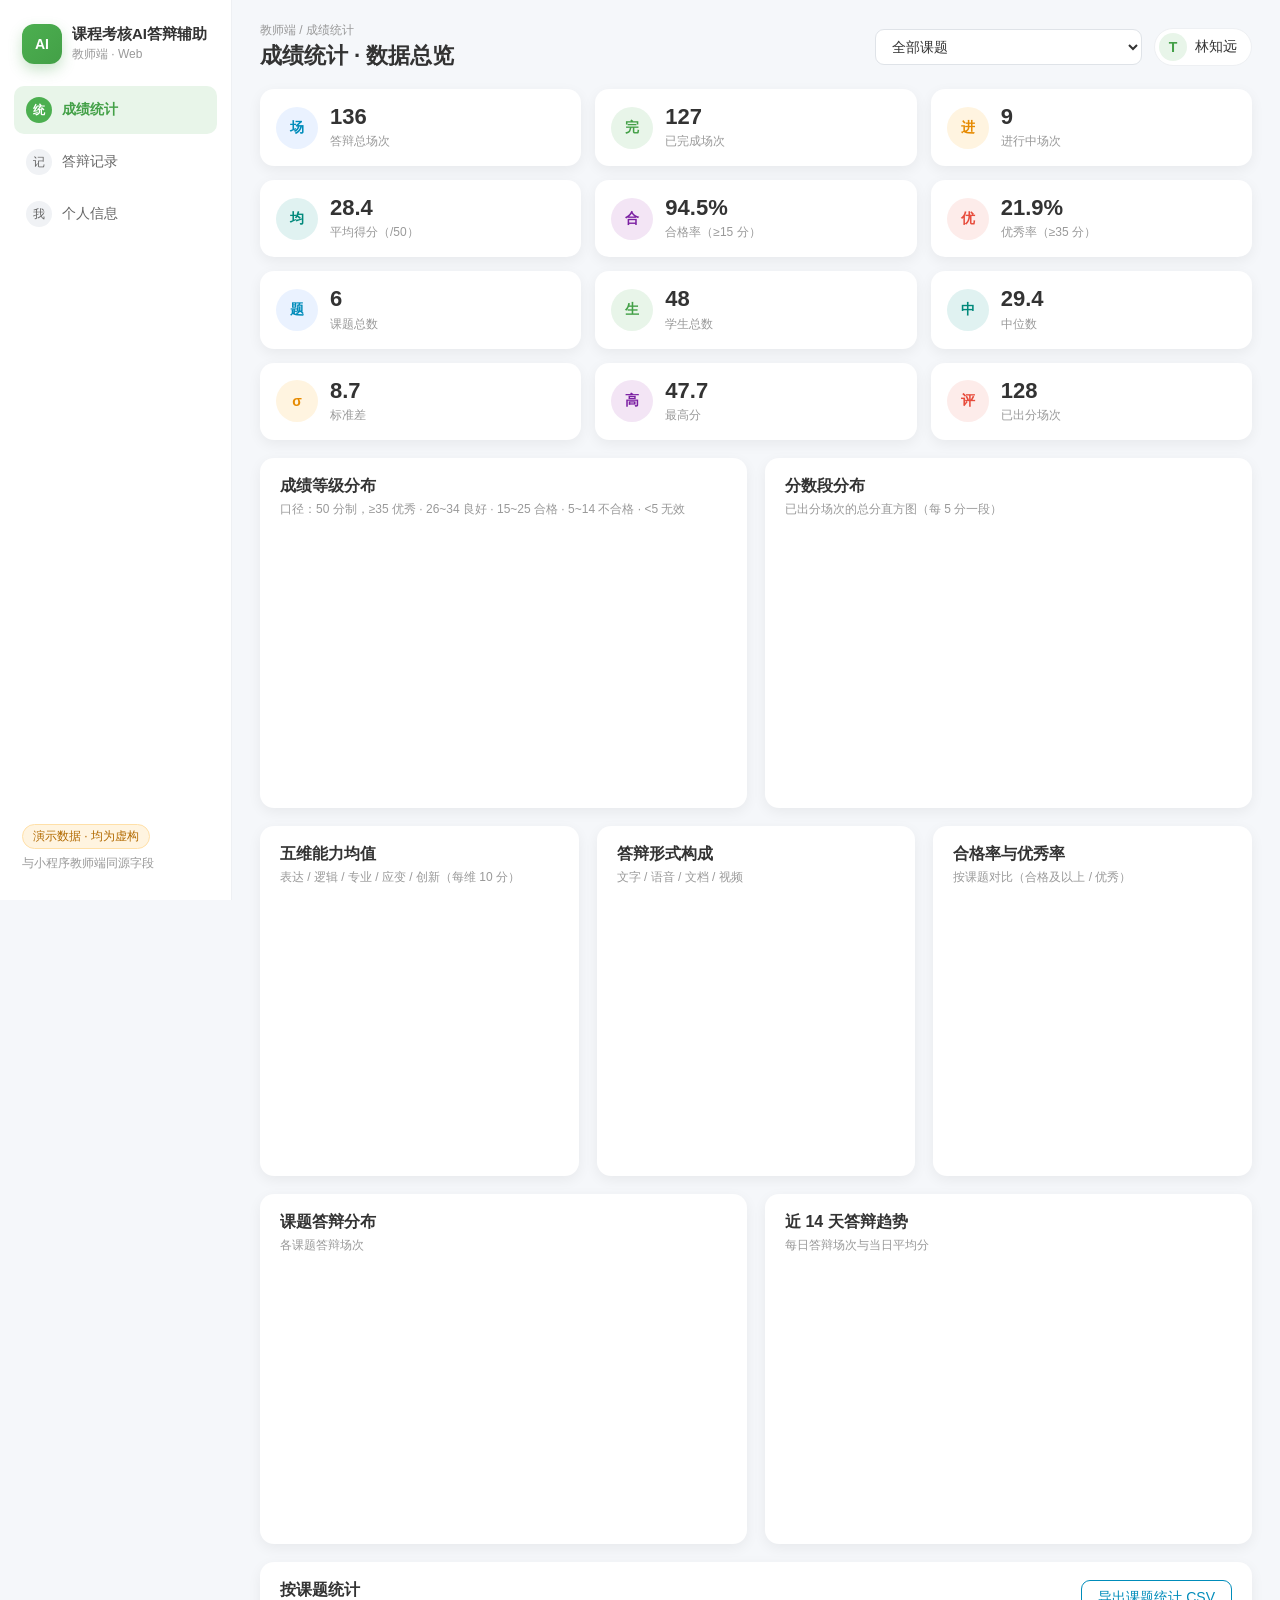
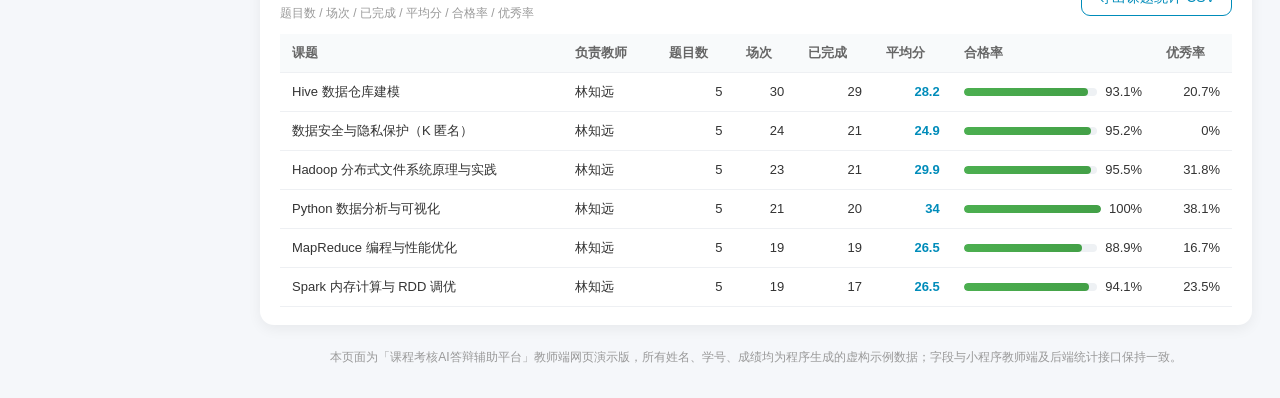
<file: teacher-web/index.html>
<!DOCTYPE html>
<html lang="zh-CN">
<head>
  <meta charset="UTF-8" />
  <meta name="viewport" content="width=device-width, initial-scale=1" />
  <title>课程考核AI答辩辅助 · 教师端（网页演示）</title>
  <link rel="stylesheet" href="styles.css" />
</head>
<body>
  <div class="layout">
    <aside class="sidebar">
      <div class="brand">
        <div class="brand-logo">AI</div>
        <div class="brand-text">
          <div class="brand-title">课程考核AI答辩辅助</div>
          <div class="brand-sub">教师端 · Web</div>
        </div>
      </div>
      <nav class="menu">
        <a class="menu-item" data-route="stats" href="#stats"><span class="mi">统</span><span class="mt">成绩统计</span></a>
        <a class="menu-item" data-route="records" href="#records"><span class="mi">记</span><span class="mt">答辩记录</span></a>
        <a class="menu-item" data-route="profile" href="#profile"><span class="mi">我</span><span class="mt">个人信息</span></a>
      </nav>
      <div class="sidebar-foot">
        <div class="demo-badge">演示数据 · 均为虚构</div>
        <div class="muted">与小程序教师端同源字段</div>
      </div>
    </aside>

    <main class="main">
      <header class="topbar">
        <div>
          <div class="crumb" id="crumb">成绩统计</div>
          <div class="page-title" id="pageTitle">成绩统计 · 数据总览</div>
        </div>
        <div class="topbar-right">
          <select id="topicFilter" class="select" aria-label="按课题筛选"></select>
          <div class="user-chip"><div class="avatar-sm">T</div><span id="chipName"></span></div>
        </div>
      </header>

      <!-- ================= 成绩统计 ================= -->
      <section class="view" id="view-stats">
        <div class="stat-grid" id="statGrid"></div>

        <div class="grid-2">
          <div class="card">
            <div class="card-head"><div class="card-title">成绩等级分布</div><div class="card-sub">口径：50 分制，≥35 优秀 · 26~34 良好 · 15~25 合格 · 5~14 不合格 · &lt;5 无效</div></div>
            <div class="chart-box"><canvas id="chartGrade"></canvas></div>
          </div>
          <div class="card">
            <div class="card-head"><div class="card-title">分数段分布</div><div class="card-sub">已出分场次的总分直方图（每 5 分一段）</div></div>
            <div class="chart-box"><canvas id="chartHist"></canvas></div>
          </div>
        </div>

        <div class="grid-3">
          <div class="card">
            <div class="card-head"><div class="card-title">五维能力均值</div><div class="card-sub">表达 / 逻辑 / 专业 / 应变 / 创新（每维 10 分）</div></div>
            <div class="chart-box"><canvas id="chartRadar"></canvas></div>
          </div>
          <div class="card">
            <div class="card-head"><div class="card-title">答辩形式构成</div><div class="card-sub">文字 / 语音 / 文档 / 视频</div></div>
            <div class="chart-box"><canvas id="chartMode"></canvas></div>
          </div>
          <div class="card">
            <div class="card-head"><div class="card-title">合格率与优秀率</div><div class="card-sub">按课题对比（合格及以上 / 优秀）</div></div>
            <div class="chart-box"><canvas id="chartPass"></canvas></div>
          </div>
        </div>

        <div class="grid-2">
          <div class="card">
            <div class="card-head"><div class="card-title">课题答辩分布</div><div class="card-sub">各课题答辩场次</div></div>
            <div class="chart-box"><canvas id="chartTopic"></canvas></div>
          </div>
          <div class="card">
            <div class="card-head"><div class="card-title">近 14 天答辩趋势</div><div class="card-sub">每日答辩场次与当日平均分</div></div>
            <div class="chart-box"><canvas id="chartTrend"></canvas></div>
          </div>
        </div>

        <div class="card">
          <div class="card-head row">
            <div><div class="card-title">按课题统计</div><div class="card-sub">题目数 / 场次 / 已完成 / 平均分 / 合格率 / 优秀率</div></div>
            <button class="btn outline" id="btnExportTopic">导出课题统计 CSV</button>
          </div>
          <div class="table-wrap"><table class="table" id="topicTable"></table></div>
        </div>
      </section>

      <!-- ================= 答辩记录 ================= -->
      <section class="view" id="view-records">
        <div class="card">
          <div class="card-head row">
            <div><div class="card-title">学生答辩记录</div><div class="card-sub">与小程序「答辩记录」列表同口径：主分数 / 报告评析 / 视频 / 语音 / 材料裁定标签</div></div>
            <div class="search">
              <input id="qName" class="input" placeholder="学生姓名" />
              <input id="qNo" class="input" placeholder="学号" />
              <button class="btn outline" id="btnClear">清空</button>
              <button class="btn primary" id="btnExport">导出答辩成绩 CSV</button>
            </div>
          </div>
          <div class="table-wrap"><table class="table" id="recordTable"></table></div>
        </div>
      </section>

      <!-- ================= 个人信息 ================= -->
      <section class="view" id="view-profile">
        <div class="profile-grid">
          <div class="col">
            <div class="welcome-card">
              <div class="avatar-lg">T</div>
              <div>
                <div class="welcome-title" id="welcomeName"></div>
                <div class="welcome-sub">管理答辩题目并查看学生表现</div>
              </div>
            </div>

            <div class="card">
              <div class="card-head row">
                <div class="card-title">个人信息</div>
                <span class="tag" id="editState">只读</span>
              </div>
              <form id="profileForm" class="form" autocomplete="off">
                <label class="form-item"><span class="label">姓名</span><input class="input" name="name" disabled /></label>
                <label class="form-item"><span class="label">教师编号</span><input class="input" name="userNumber" disabled /></label>
                <label class="form-item"><span class="label">手机号码</span><input class="input" name="phone" disabled /></label>
                <label class="form-item"><span class="label">邮箱</span><input class="input" name="email" disabled /></label>
                <div class="form-actions">
                  <button type="button" class="btn primary block" id="btnEdit">修改个人信息</button>
                  <button type="button" class="btn outline block hidden" id="btnCancel">取消</button>
                </div>
              </form>
            </div>
            <div class="card">
              <div class="card-title">我负责的答辩题目</div>
              <div id="myTopics" class="topic-list"></div>
            </div>
          </div>

          <div class="col">
            <div class="stat-grid two" id="profileStats"></div>
            <div class="card">
              <div class="card-title">功能入口</div>
              <div class="cells">
                <a class="cell" href="#stats"><span>数据总览</span><span class="arrow">›</span></a>
                <a class="cell" href="#" id="cellExport"><span>导出答辩成绩</span><span class="arrow">›</span></a>
                <a class="cell" href="#" id="cellExportTopic"><span>导出课题统计</span><span class="arrow">›</span></a>
                <a class="cell" href="#" id="cellFeedback"><span>反馈管理</span><span class="badge" id="fbBadge"></span><span class="arrow">›</span></a>
                <a class="cell" href="#"><span>意见反馈</span><span class="arrow">›</span></a>
                <a class="cell" href="#"><span>设置</span><span class="arrow">›</span></a>
                <a class="cell danger" href="#"><span>退出登录</span><span class="arrow">›</span></a>
              </div>
            </div>
          </div>
        </div>
      </section>

      <footer class="foot">本页面为「课程考核AI答辩辅助平台」教师端网页演示版，所有姓名、学号、成绩均为程序生成的虚构示例数据；字段与小程序教师端及后端统计接口保持一致。</footer>
    </main>
  </div>

  <nav class="tabbar">
    <a data-route="stats" href="#stats">成绩统计</a>
    <a data-route="records" href="#records">答辩记录</a>
    <a data-route="profile" href="#profile">我的</a>
  </nav>

  <div class="toast" id="toast"></div>

  <script src="vendor/chart.umd.min.js"></script>
  <script src="stats-core.js"></script>
  <script src="data.js"></script>
  <script src="app.js"></script>
</body>
</html>
</file>
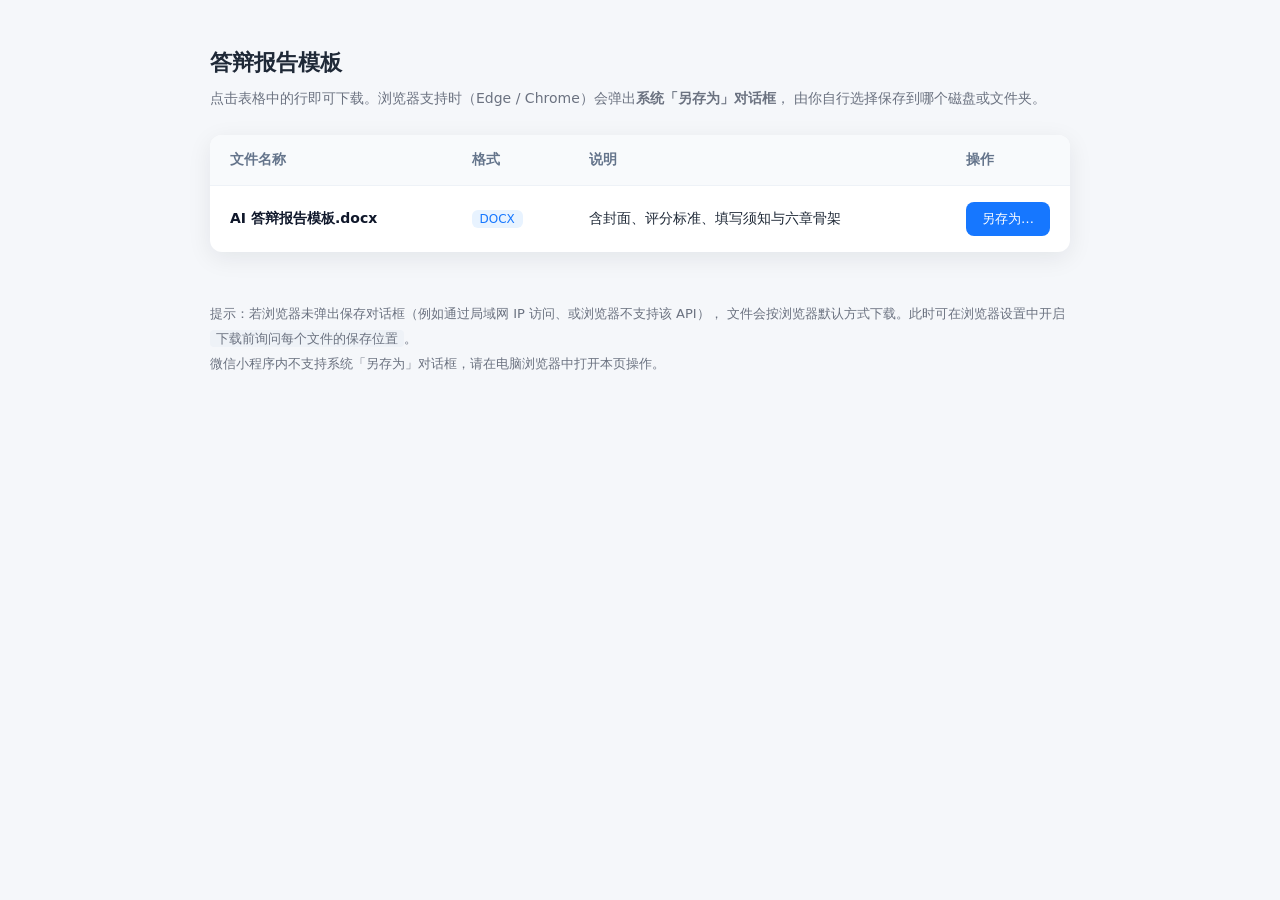
<file: src/main/resources/static/template-download.html>
<!DOCTYPE html>
<html lang="zh-CN">
<head>
    <meta charset="UTF-8">
    <meta name="viewport" content="width=device-width, initial-scale=1.0">
    <title>答辩报告模板下载</title>
    <style>
        * { box-sizing: border-box; }
        body {
            margin: 0;
            padding: 48px 20px;
            font-family: "Microsoft YaHei", "PingFang SC", system-ui, sans-serif;
            background: #f5f7fa;
            color: #1f2937;
        }
        .wrap { max-width: 860px; margin: 0 auto; }
        h1 { font-size: 22px; margin: 0 0 8px; }
        .desc { color: #6b7280; font-size: 14px; margin-bottom: 24px; line-height: 1.8; }
        .card {
            background: #fff;
            border-radius: 12px;
            box-shadow: 0 6px 24px rgba(15, 23, 42, .08);
            overflow: hidden;
        }
        table { width: 100%; border-collapse: collapse; }
        th, td { padding: 16px 20px; text-align: left; font-size: 14px; }
        thead th { background: #f8fafc; color: #64748b; font-weight: 600; }
        tbody tr { cursor: pointer; transition: background .15s; border-top: 1px solid #eef2f7; }
        tbody tr:hover { background: #f0f7ff; }
        .name { font-weight: 600; color: #0f172a; }
        .tag {
            display: inline-block; padding: 2px 8px; border-radius: 6px;
            background: #e8f3ff; color: #1677ff; font-size: 12px;
        }
        .btn {
            display: inline-block; padding: 8px 16px; border-radius: 8px;
            background: #1677ff; color: #fff; font-size: 13px; white-space: nowrap;
        }
        .hint { margin-top: 18px; font-size: 13px; color: #6b7280; line-height: 1.9; }
        .hint code { background: #eef2f7; padding: 1px 6px; border-radius: 4px; }
        .status { margin-top: 12px; font-size: 13px; min-height: 20px; }
        .ok { color: #16a34a; }
        .err { color: #dc2626; }
    </style>
</head>
<body>
<div class="wrap">
    <h1>答辩报告模板</h1>
    <div class="desc">
        点击表格中的行即可下载。浏览器支持时（Edge / Chrome）会弹出<strong>系统「另存为」对话框</strong>，
        由你自行选择保存到哪个磁盘或文件夹。
    </div>

    <div class="card">
        <table>
            <thead>
            <tr>
                <th>文件名称</th>
                <th>格式</th>
                <th>说明</th>
                <th style="width:120px">操作</th>
            </tr>
            </thead>
            <tbody>
            <tr id="template-row" title="点击另存为">
                <td class="name">AI 答辩报告模板.docx</td>
                <td><span class="tag">DOCX</span></td>
                <td>含封面、评分标准、填写须知与六章骨架</td>
                <td><span class="btn">另存为…</span></td>
            </tr>
            </tbody>
        </table>
    </div>

    <div class="status" id="status"></div>

    <div class="hint">
        提示：若浏览器未弹出保存对话框（例如通过局域网 IP 访问、或浏览器不支持该 API），
        文件会按浏览器默认方式下载。此时可在浏览器设置中开启
        <code>下载前询问每个文件的保存位置</code>。<br>
        微信小程序内不支持系统「另存为」对话框，请在电脑浏览器中打开本页操作。
    </div>
</div>

<script>
    const row = document.getElementById('template-row');
    const statusEl = document.getElementById('status');

    function setStatus(text, ok) {
        statusEl.textContent = text || '';
        statusEl.className = 'status ' + (ok ? 'ok' : 'err');
    }

    async function download() {
        setStatus('正在生成模板…', true);
        let blob;
        try {
            // 模板接口已从登录保护中排除（空白模板，无用户数据）
            const res = await fetch('/api/report/template', { credentials: 'same-origin' });
            if (!res.ok) {
                throw new Error('HTTP ' + res.status);
            }
            blob = await res.blob();
        } catch (e) {
            setStatus('模板获取失败：' + e.message + '（请确认后端已启动）', false);
            return;
        }

        // Chromium 的 File System Access API：真正的系统「另存为」对话框
        if (window.showSaveFilePicker) {
            try {
                const handle = await window.showSaveFilePicker({
                    suggestedName: 'AI答辩报告模板.docx',
                    types: [{
                        description: 'Word 文档',
                        accept: {
                            'application/vnd.openxmlformats-officedocument.wordprocessingml.document': ['.docx']
                        }
                    }]
                });
                const writable = await handle.createWritable();
                await writable.write(blob);
                await writable.close();
                setStatus('已保存到你选择的位置。', true);
                return;
            } catch (e) {
                if (e && e.name === 'AbortError') {
                    setStatus('已取消保存。', true);
                    return;
                }
                // 其他异常走降级分支
            }
        }

        const url = URL.createObjectURL(blob);
        const a = document.createElement('a');
        a.href = url;
        a.download = 'AI答辩报告模板.docx';
        document.body.appendChild(a);
        a.click();
        a.remove();
        URL.revokeObjectURL(url);
        setStatus('当前浏览器不支持系统保存对话框，已按默认方式下载。', true);
    }

    row.addEventListener('click', download);
</script>
</body>
</html>
</file>
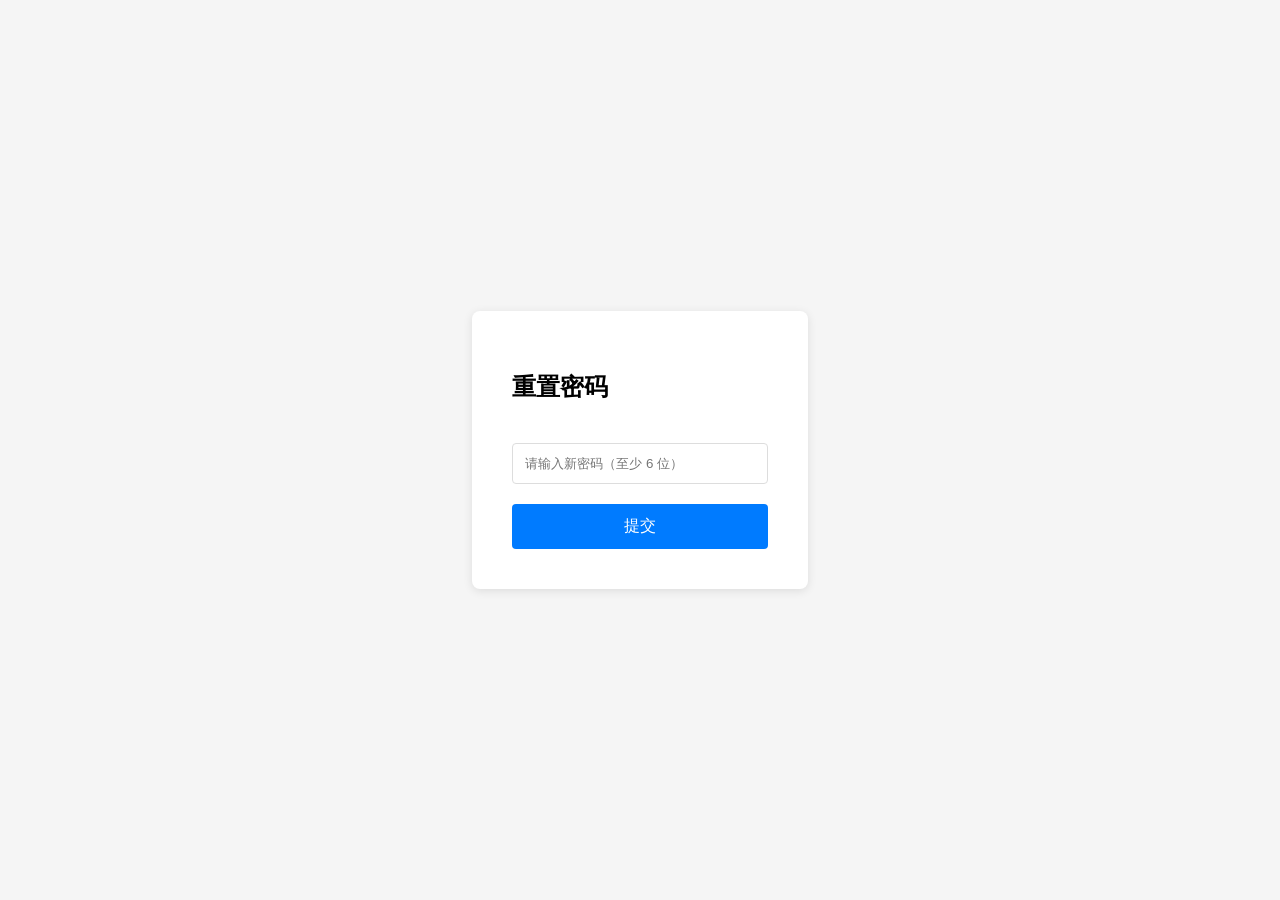
<file: src/main/resources/templates/reset-password.html>
<!DOCTYPE html>
<html lang="zh-CN">
<head>
    <meta charset="utf-8">
    <meta name="viewport" content="width=device-width, initial-scale=1">
    <title>重置密码</title>
    <style>
        body { font-family: Arial, sans-serif; display: flex; justify-content: center; align-items: center; height: 100vh; background: #f5f5f5; margin: 0; }
        .container { background: white; padding: 40px; border-radius: 8px; box-shadow: 0 2px 10px rgba(0,0,0,0.1); }
        input[type='password'] { width: 100%; padding: 12px; margin: 20px 0; border: 1px solid #ddd; border-radius: 4px; box-sizing: border-box; }
        button { width: 100%; padding: 12px; background: #007bff; color: white; border: none; border-radius: 4px; cursor: pointer; font-size: 16px; }
        button:hover { background: #0056b3; }
    </style>
</head>
<body>
<div class="container">
    <h2>重置密码</h2>
    <form method="POST" action="/api/auth/reset-password">
        <input type="hidden" name="token" value="{{token}}">
        <input type="password" name="newPassword" placeholder="请输入新密码（至少 6 位）" required minlength="6">
        <button type="submit">提交</button>
    </form>
</div>
</body>
</html>
</file>
<file: teacher-web/styles.css>
/* 教师端网页演示 —— 配色沿用小程序 app.wxss 的全局变量（教师端主色绿、信息蓝、报告 teal） */
:root {
  --g-primary: #4CAF50;
  --g-primary-dark: #43a047;
  --g-info: #008cba;
  --g-warning: #f5a623;
  --g-danger: #e74c3c;
  --g-accent: #00897b;
  --g-accent-bg: #e0f2f1;
  --g-radar: #2b6cff;
  --g-text: #333333;
  --g-text-sub: #666666;
  --g-text-muted: #999999;
  --g-bg: #f5f7fa;
  --g-card: #ffffff;
  --g-border: #eef0f3;
  --g-radius: 14px;
  --g-shadow: 0 4px 14px rgba(0, 0, 0, 0.06);
}
* { box-sizing: border-box; }
html, body { margin: 0; height: 100%; }
body {
  font-family: "PingFang SC", "Microsoft YaHei", "Noto Sans CJK SC", "Source Han Sans SC", sans-serif;
  color: var(--g-text); background: var(--g-bg); font-size: 14px;
}
a { color: inherit; text-decoration: none; }
.layout { display: flex; min-height: 100vh; }

/* 侧栏 */
.sidebar { width: 232px; flex-shrink: 0; background: #fff; border-right: 1px solid var(--g-border); display: flex; flex-direction: column; padding: 20px 14px; position: sticky; top: 0; height: 100vh; }
.brand { display: flex; align-items: center; gap: 10px; padding: 4px 8px 22px; }
.brand-logo { width: 40px; height: 40px; border-radius: 12px; background: linear-gradient(135deg, #4caf50, #43a047); color: #fff; font-weight: 700; display: flex; align-items: center; justify-content: center; box-shadow: 0 6px 14px rgba(67,160,71,.28); }
.brand-title { font-weight: 700; font-size: 15px; }
.brand-sub { font-size: 12px; color: var(--g-text-muted); margin-top: 2px; }
.menu { display: flex; flex-direction: column; gap: 4px; }
.menu-item { display: flex; align-items: center; gap: 10px; padding: 11px 12px; border-radius: 10px; color: var(--g-text-sub); font-weight: 500; }
.menu-item:hover { background: #f3f8f3; }
.menu-item.active { background: #e8f5e9; color: var(--g-primary-dark); font-weight: 600; }
.mi { width: 26px; height: 26px; border-radius: 50%; background: #f0f2f5; display: flex; align-items: center; justify-content: center; font-size: 12px; }
.menu-item.active .mi { background: var(--g-primary); color: #fff; }
.sidebar-foot { margin-top: auto; padding: 8px; }
.demo-badge { display: inline-block; font-size: 12px; color: #b26a00; background: #fff4e0; border: 1px solid #ffe0a8; border-radius: 999px; padding: 3px 10px; margin-bottom: 6px; }
.muted { color: var(--g-text-muted); font-size: 12px; }

/* 主区 */
.main { flex: 1; min-width: 0; padding: 22px 28px 28px; }
.topbar { display: flex; align-items: center; justify-content: space-between; margin-bottom: 18px; gap: 12px; }
.crumb { font-size: 12px; color: var(--g-text-muted); }
.page-title { font-size: 22px; font-weight: 700; margin-top: 2px; }
.topbar-right { display: flex; align-items: center; gap: 12px; }
.select, .input { height: 36px; border: 1px solid #dfe3e8; border-radius: 9px; padding: 0 12px; font-size: 14px; background: #fff; color: var(--g-text); font-family: inherit; }
.input:disabled { background: #fafbfc; color: var(--g-text); border-color: transparent; }
.user-chip { display: flex; align-items: center; gap: 8px; background: #fff; border: 1px solid var(--g-border); border-radius: 999px; padding: 4px 14px 4px 4px; font-weight: 500; }
.avatar-sm { width: 28px; height: 28px; border-radius: 50%; background: #e8f5e9; color: var(--g-primary-dark); font-weight: 700; display: flex; align-items: center; justify-content: center; }

.view { display: none; }
.view.active { display: block; }

.card { background: var(--g-card); border-radius: var(--g-radius); box-shadow: var(--g-shadow); padding: 18px 20px; margin-bottom: 18px; min-width: 0; }
.card-head { margin-bottom: 12px; }
.card-head.row { display: flex; align-items: flex-start; justify-content: space-between; gap: 12px; flex-wrap: wrap; }
.card-title { font-size: 16px; font-weight: 600; }
.card-sub { font-size: 12px; color: var(--g-text-muted); margin-top: 4px; }
.chart-box { position: relative; height: 260px; }
.grid-2 { display: grid; grid-template-columns: 1fr 1fr; gap: 18px; }
.grid-3 { display: grid; grid-template-columns: 1fr 1fr 1fr; gap: 18px; }

/* 指标卡（对应小程序 g-stats） */
.stat-grid { display: grid; grid-template-columns: repeat(6, 1fr); gap: 14px; margin-bottom: 18px; }
.stat-grid.two { grid-template-columns: repeat(2, 1fr); margin-bottom: 18px; }
.stat { background: #fff; border-radius: var(--g-radius); box-shadow: var(--g-shadow); padding: 16px; display: flex; align-items: center; gap: 12px; }
.stat-icon { width: 42px; height: 42px; border-radius: 50%; display: flex; align-items: center; justify-content: center; font-weight: 700; flex-shrink: 0; }
.stat-icon.blue { background: #eaf2ff; color: var(--g-info); }
.stat-icon.green { background: #e8f5e9; color: var(--g-primary-dark); }
.stat-icon.orange { background: #fff4e0; color: #e68a00; }
.stat-icon.teal { background: var(--g-accent-bg); color: var(--g-accent); }
.stat-icon.purple { background: #f3e5f5; color: #7b1fa2; }
.stat-icon.red { background: #fdecea; color: var(--g-danger); }
.stat-value { font-size: 22px; font-weight: 700; line-height: 1.1; }
.stat-label { font-size: 12px; color: var(--g-text-muted); margin-top: 4px; }

/* 表格 */
.table-wrap { overflow-x: auto; }
.table { width: 100%; border-collapse: collapse; font-size: 13px; }
.table th { text-align: left; color: var(--g-text-sub); font-weight: 600; background: #f8fafb; padding: 10px 12px; border-bottom: 1px solid var(--g-border); white-space: nowrap; }
.table td { padding: 10px 12px; border-bottom: 1px solid var(--g-border); white-space: nowrap; }
.table tr:hover td { background: #fbfdfb; }
.num { text-align: right; font-variant-numeric: tabular-nums; }
.score { font-weight: 700; color: var(--g-info); }
.bar-cell { display: flex; align-items: center; gap: 8px; min-width: 140px; }
.mini-bar { flex: 1; height: 8px; background: #eef1f4; border-radius: 4px; overflow: hidden; }
.mini-bar > i { display: block; height: 100%; background: linear-gradient(90deg, #4caf50, #43a047); border-radius: 4px; }

.tag { display: inline-block; font-size: 12px; padding: 2px 8px; border-radius: 6px; background: #f0f2f5; color: var(--g-text-sub); margin-right: 4px; }
.tag.doc { background: var(--g-accent-bg); color: var(--g-accent); }
.tag.video { background: #fdecea; color: var(--g-danger); }
.tag.voice { background: #eaf2ff; color: var(--g-info); }
.tag.warn { background: #fff4e0; color: #b26a00; }
.tag.on { background: #e8f5e9; color: var(--g-primary-dark); }
.grade { font-weight: 600; }
.grade.优秀 { color: #2e7d32; } .grade.良好 { color: var(--g-info); } .grade.合格 { color: #8d6e00; } .grade.不合格 { color: var(--g-danger); } .grade.无效 { color: #9e9e9e; }

.btn { height: 36px; padding: 0 16px; border-radius: 9px; border: 1px solid transparent; font-size: 14px; cursor: pointer; font-family: inherit; }
.btn.primary { background: var(--g-info); color: #fff; }
.btn.outline { background: #fff; color: var(--g-info); border-color: var(--g-info); }
.btn.block { width: 100%; height: 42px; }
.hidden { display: none !important; }
.search { display: flex; gap: 8px; flex-wrap: wrap; }

/* 个人信息（对应小程序「我的」页） */
.profile-grid { display: grid; grid-template-columns: 1.05fr 1fr; gap: 18px; }
.welcome-card { display: flex; align-items: center; gap: 16px; padding: 22px; border-radius: 16px; color: #fff; margin-bottom: 18px; background: linear-gradient(90deg, #4caf50 0%, #43a047 100%); box-shadow: 0 10px 22px rgba(67,160,71,.25); }
.avatar-lg { width: 64px; height: 64px; border-radius: 50%; background: #fff; color: var(--g-primary-dark); font-size: 26px; font-weight: 700; display: flex; align-items: center; justify-content: center; }
.welcome-title { font-size: 20px; font-weight: 700; }
.welcome-sub { font-size: 13px; opacity: .92; margin-top: 4px; }
.form { display: flex; flex-direction: column; }
.form-item { display: flex; align-items: center; padding: 10px 0; border-bottom: 1px solid var(--g-border); }
.form-item .label { width: 92px; color: var(--g-text-sub); flex-shrink: 0; }
.form-item .input { flex: 1; }
.form-actions { display: flex; flex-direction: column; gap: 10px; margin-top: 16px; }
.cells { margin-top: 6px; }
.cell { display: flex; align-items: center; padding: 13px 4px; border-bottom: 1px solid var(--g-border); }
.cell:last-child { border-bottom: none; }
.cell span:first-child { flex: 1; }
.cell .arrow { color: #c0c4cc; font-size: 18px; }
.cell.danger { color: var(--g-danger); }
.badge { background: var(--g-danger); color: #fff; font-size: 11px; border-radius: 999px; padding: 1px 7px; margin-right: 8px; }
.topic-list .t-item { display: flex; justify-content: space-between; align-items: center; padding: 11px 0; border-bottom: 1px solid var(--g-border); }
.topic-list .t-item:last-child { border-bottom: none; }
.t-title { font-weight: 600; }
.t-desc { font-size: 12px; color: var(--g-text-muted); margin-top: 3px; }
.t-date { font-size: 12px; color: var(--g-text-sub); white-space: nowrap; margin-left: 10px; }

.foot { color: var(--g-text-muted); font-size: 12px; text-align: center; padding: 6px 0 4px; }
.toast { position: fixed; left: 50%; bottom: 40px; transform: translateX(-50%); background: rgba(0,0,0,.78); color: #fff; padding: 9px 18px; border-radius: 8px; font-size: 13px; opacity: 0; transition: opacity .2s; pointer-events: none; }
.toast.show { opacity: 1; }
.tabbar { display: none; }

@media (max-width: 1280px) { .stat-grid { grid-template-columns: repeat(3, 1fr); } }
@media (max-width: 1100px) { .grid-3 { grid-template-columns: 1fr 1fr; } }
/* 手机宽度：收起侧栏，底部 tab-bar 与小程序教师端一致 */
@media (max-width: 760px) {
  .sidebar { display: none; }
  .main { padding: 14px 12px 76px; }
  .topbar { flex-direction: column; align-items: stretch; }
  .topbar-right { justify-content: space-between; }
  .user-chip { display: none; }
  .select { width: 100%; }
  .page-title { font-size: 19px; }
  .stat-grid { grid-template-columns: repeat(2, 1fr); gap: 10px; }
  .grid-2, .grid-3, .profile-grid { grid-template-columns: 1fr; gap: 0; }
  .chart-box { height: 230px; }
  .tabbar { display: flex; position: fixed; left: 0; right: 0; bottom: 0; background: #fff; border-top: 1px solid #e8e8e8; padding: 10px 0 calc(10px + env(safe-area-inset-bottom)); z-index: 10; }
  .tabbar a { flex: 1; text-align: center; color: var(--g-text-sub); font-size: 14px; }
  .tabbar a.active { color: var(--g-primary); font-weight: 600; }
}
</file>
